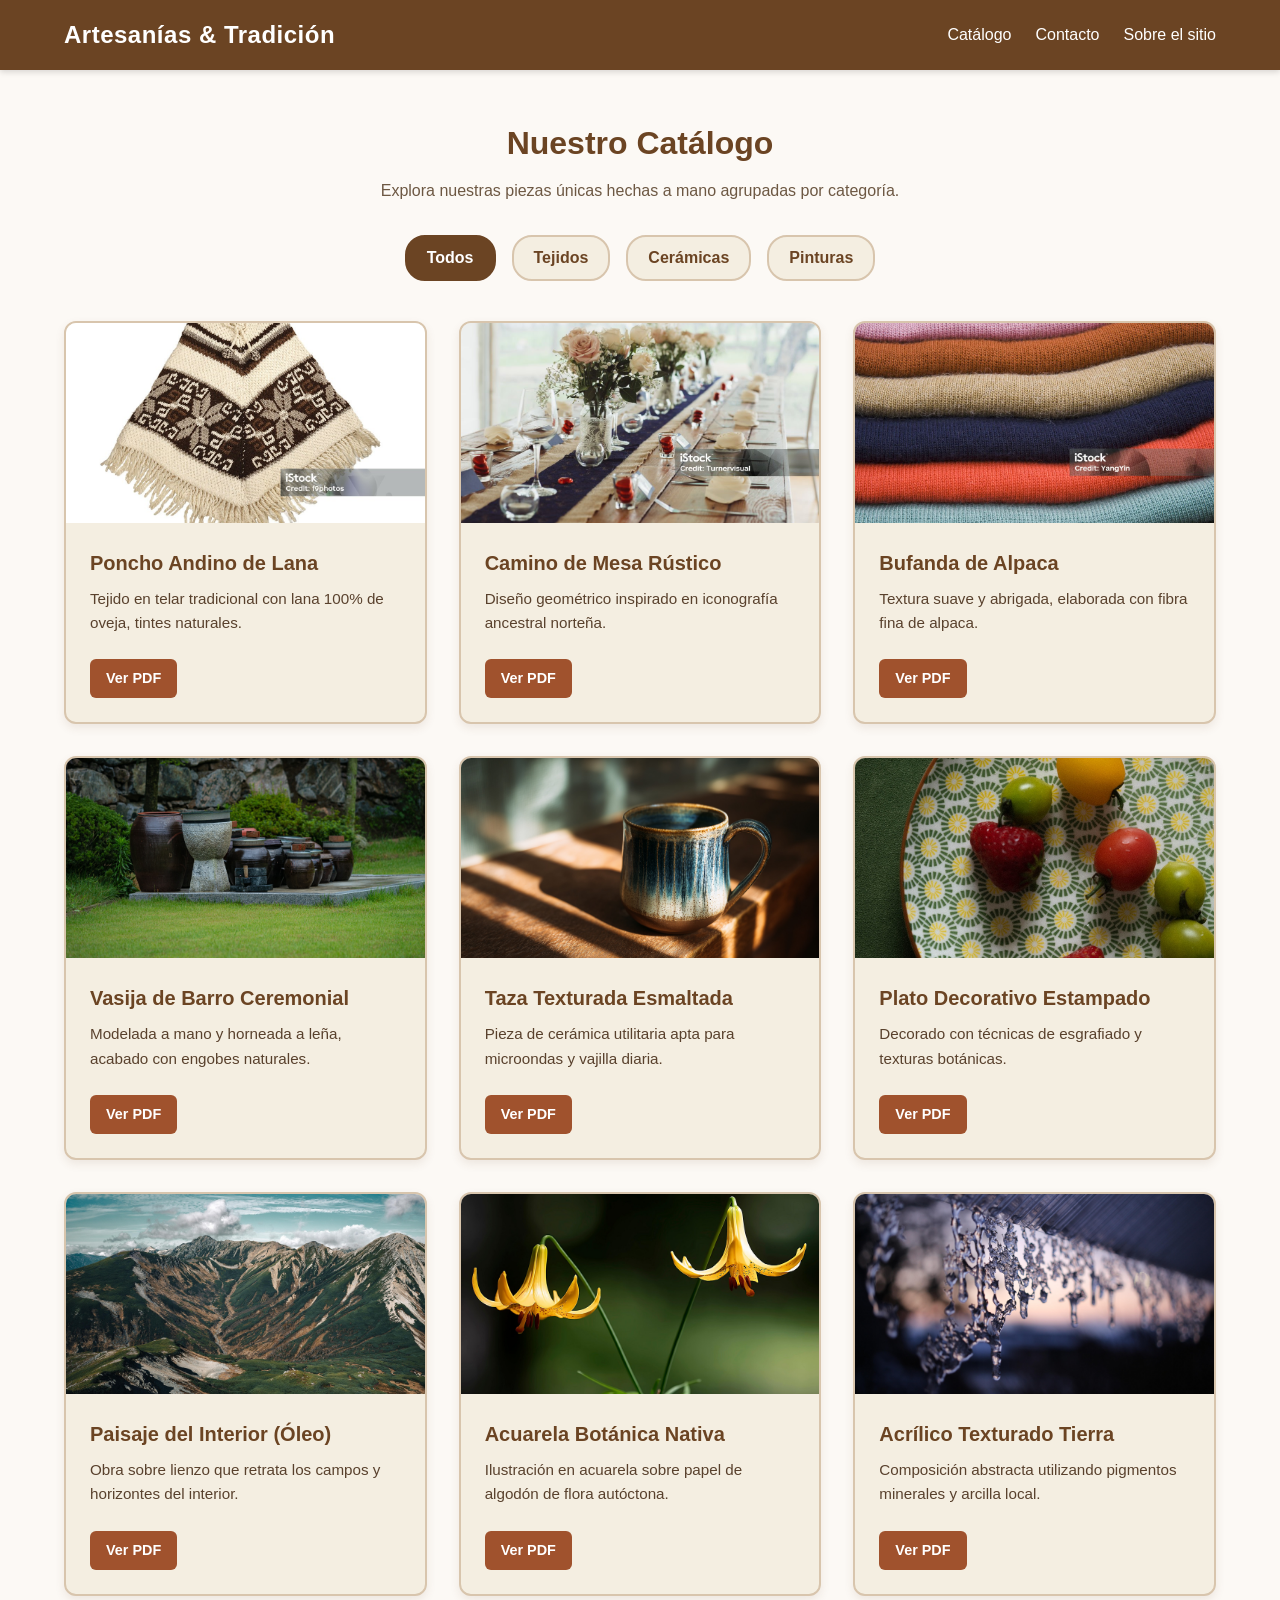
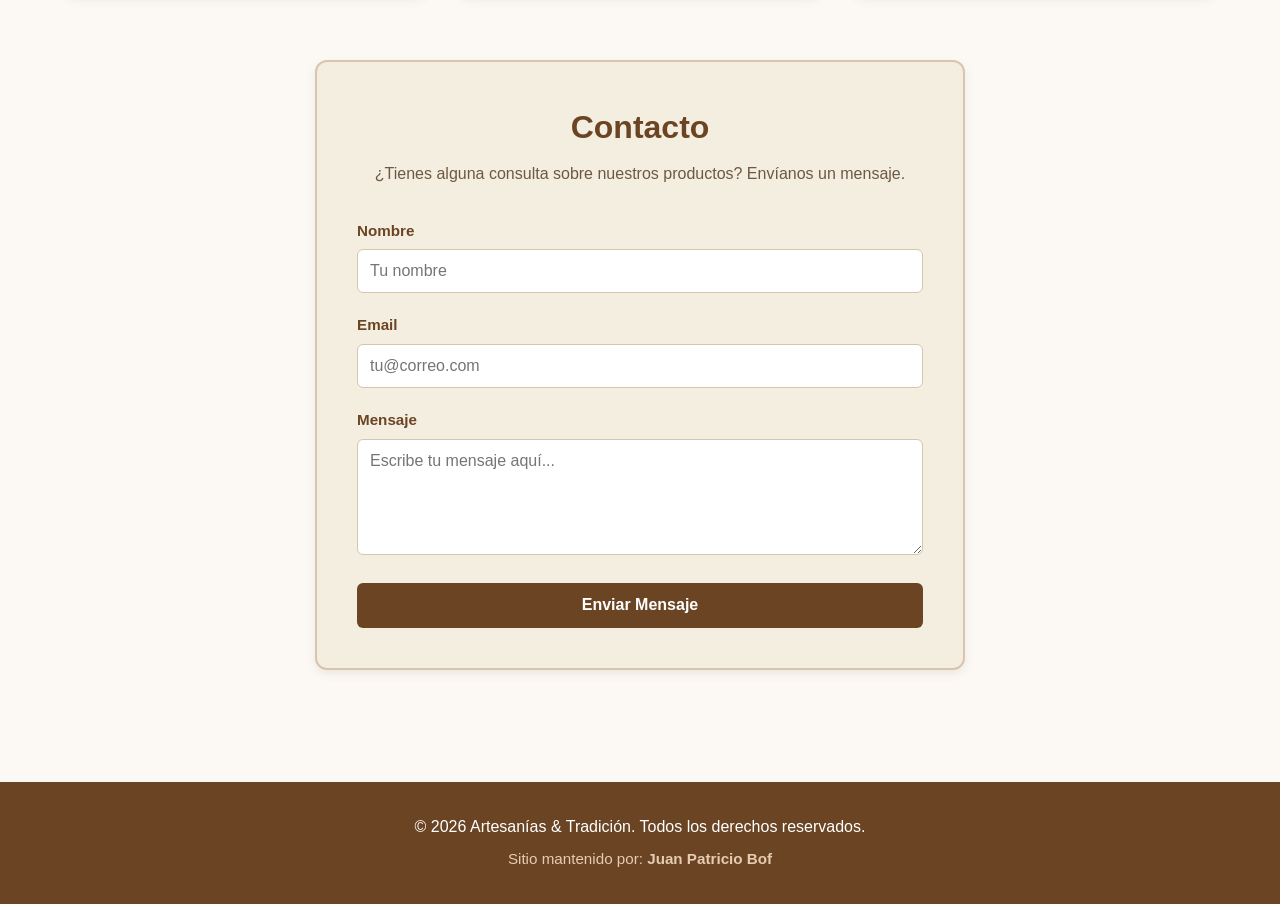
<file: index.html>
<!DOCTYPE html>
<html lang="es">
<head>
    <meta charset="UTF-8">
    <meta name="viewport" content="width=device-width, initial-scale=1.0">
    <title>Artesanías del Sur - Catálogo y Contacto</title>
    <!-- Enlace al archivo de estilos externo obligatorio -->
    <link rel="stylesheet" href="estilos1.css">
</head>
<body>

    <!-- Barra de navegación -->
    <header class="site-header">
        <div class="container nav-container">
            <h1 class="logo">Artesanías & Tradición</h1>
            <nav class="navbar">
                <a href="#catalogo">Catálogo</a>
                <a href="#contacto">Contacto</a>
                <a href="#mantenimiento">Sobre el sitio</a>
            </nav>
        </div>
    </header>

    <main class="container main-content">

        <!-- Sección de Catálogo con Filtro por Radio Buttons (Pura CSS) -->
        <section id="catalogo" class="catalogo-section">
            <h2>Nuestro Catálogo</h2>
            <p class="section-subtitle">Explora nuestras piezas únicas hechas a mano agrupadas por categoría.</p>

            <!-- Radio buttons ocultos pero funcionales para el filtrado mediante selectores CSS -->
            <input type="radio" name="categoria" id="cat-todos" checked>
            <input type="radio" name="categoria" id="cat-tejidos">
            <input type="radio" name="categoria" id="cat-ceramicas">
            <input type="radio" name="categoria" id="cat-pinturas">

            <!-- Etiquetas de los radio buttons estilizadas como pestañas o botones de filtro -->
            <div class="filter-buttons">
                <label for="cat-todos" class="btn-filter">Todos</label>
                <label for="cat-tejidos" class="btn-filter">Tejidos</label>
                <label for="cat-ceramicas" class="btn-filter">Cerámicas</label>
                <label for="cat-pinturas" class="btn-filter">Pinturas</label>
            </div>

            <!-- Contenedor general de tarjetas -->
            <div class="cards-grid">

                <!-- ================= CATEGORÍA: TEJIDOS ================= -->
                <!-- Artículo 1 -->
                <article class="card" data-category="tejidos">
                    <div class="card-img-container">
                        <!-- Imagen: artículos/tejidos/articulo1.png -->
                        <!-- COMENTARIO: Reemplazar el src con la ruta real de la imagen -->
                        <img src="articulos/tejidos/articulo1.png" alt="Poncho artesanal de lana de oveja">
                    </div>
                    <div class="card-body">
                        <h3>Poncho Andino de Lana</h3>
                        <p>Tejido en telar tradicional con lana 100% de oveja, tintes naturales.</p>
                        <!-- Enlace al PDF: artículos/tejidos/articulo1.pdf -->
                        <a href="articulos/tejidos/articulo1.pdf" target="_blank" class="btn-info">Ver PDF</a>
                    </div>
                </article>

                <!-- Artículo 2 -->
                <article class="card" data-category="tejidos">
                    <div class="card-img-container">
                        <!-- Imagen: artículos/tejidos/articulo2.png -->
                        <!-- COMENTARIO: Reemplazar el src con la ruta real de la imagen -->
                        <img src="articulos/tejidos/articulo2.png" alt="Camino de mesa rústico">
                    </div>
                    <div class="card-body">
                        <h3>Camino de Mesa Rústico</h3>
                        <p>Diseño geométrico inspirado en iconografía ancestral norteña.</p>
                        <!-- Enlace al PDF: artículos/tejidos/articulo2.pdf -->
                        <a href="articulos/tejidos/articulo2.pdf" target="_blank" class="btn-info">Ver PDF</a>
                    </div>
                </article>

                <!-- Artículo 3 -->
                <article class="card" data-category="tejidos">
                    <div class="card-img-container">
                        <!-- Imagen: artículos/tejidos/articulo3.png -->
                        <!-- COMENTARIO: Reemplazar el src con la ruta real de la imagen -->
                        <img src="articulos/tejidos/articulo3.png" alt="Bufanda de alpaca tejida a mano">
                    </div>
                    <div class="card-body">
                        <h3>Bufanda de Alpaca</h3>
                        <p>Textura suave y abrigada, elaborada con fibra fina de alpaca.</p>
                        <!-- Enlace al PDF: artículos/tejidos/articulo3.pdf -->
                        <a href="articulos/tejidos/articulo3.pdf" target="_blank" class="btn-info">Ver PDF</a>
                    </div>
                </article>

                <!-- ================= CATEGORÍA: CERÁMICAS ================= -->
                <!-- Artículo 1 -->
                <article class="card" data-category="ceramicas">
                    <div class="card-img-container">
                        <!-- Imagen: artículos/cerámicas/articulo1.png -->
                        <!-- COMENTARIO: Reemplazar el src con la ruta real de la imagen -->
                        <img src="articulos/ceramicas/articulo1.png" alt="Vasija de cerámica modelada a mano">
                    </div>
                    <div class="card-body">
                        <h3>Vasija de Barro Ceremonial</h3>
                        <p>Modelada a mano y horneada a leña, acabado con engobes naturales.</p>
                        <!-- Enlace al PDF: artículos/cerámicas/articulo1.pdf -->
                        <a href="articulos/ceramicas/articulo1.pdf" target="_blank" class="btn-info">Ver PDF</a>
                    </div>
                </article>

                <!-- Artículo 2 -->
                <article class="card" data-category="ceramicas">
                    <div class="card-img-container">
                        <!-- Imagen: artículos/cerámicas/articulo2.png -->
                        <!-- COMENTARIO: Reemplazar el src con la ruta real de la imagen -->
                        <img src="articulos/ceramicas/articulo2.png" alt="Taza artesanal esmaltada">
                    </div>
                    <div class="card-body">
                        <h3>Taza Texturada Esmaltada</h3>
                        <p>Pieza de cerámica utilitaria apta para microondas y vajilla diaria.</p>
                        <!-- Enlace al PDF: artículos/cerámicas/articulo2.pdf -->
                        <a href="articulos/ceramicas/articulo2.pdf" target="_blank" class="btn-info">Ver PDF</a>
                    </div>
                </article>

                <!-- Artículo 3 -->
                <article class="card" data-category="ceramicas">
                    <div class="card-img-container">
                        <!-- Imagen: artículos/cerámicas/articulo3.png -->
                        <!-- COMENTARIO: Reemplazar el src con la ruta real de la imagen -->
                        <img src="articulos/ceramicas/articulo3.png" alt="Plato decorativo de cerámica">
                    </div>
                    <div class="card-body">
                        <h3>Plato Decorativo Estampado</h3>
                        <p>Decorado con técnicas de esgrafiado y texturas botánicas.</p>
                        <!-- Enlace al PDF: artículos/cerámicas/articulo3.pdf -->
                        <a href="articulos/ceramicas/articulo3.pdf" target="_blank" class="btn-info">Ver PDF</a>
                    </div>
                </article>

                <!-- ================= CATEGORÍA: PINTURAS ================= -->
                <!-- Artículo 1 -->
                <article class="card" data-category="pinturas">
                    <div class="card-img-container">
                        <!-- Imagen: artículos/pinturas/articulo1.png -->
                        <!-- COMENTARIO: Reemplazar el src con la ruta real de la imagen -->
                        <img src="articulos/pinturas/articulo1.png" alt="Óleo sobre lienzo paisaje rural">
                    </div>
                    <div class="card-body">
                        <h3>Paisaje del Interior (Óleo)</h3>
                        <p>Obra sobre lienzo que retrata los campos y horizontes del interior.</p>
                        <!-- Enlace al PDF: artículos/pinturas/articulo1.pdf -->
                        <a href="articulos/pinturas/articulo1.pdf" target="_blank" class="btn-info">Ver PDF</a>
                    </div>
                </article>

                <!-- Artículo 2 -->
                <article class="card" data-category="pinturas">
                    <div class="card-img-container">
                        <!-- Imagen: artículos/pinturas/articulo2.png -->
                        <!-- COMENTARIO: Reemplazar el src con la ruta real de la imagen -->
                        <img src="articulos/pinturas/articulo2.png" alt="Acuarela botánica">
                    </div>
                    <div class="card-body">
                        <h3>Acuarela Botánica Nativa</h3>
                        <p>Ilustración en acuarela sobre papel de algodón de flora autóctona.</p>
                        <!-- Enlace al PDF: artículos/pinturas/articulo2.pdf -->
                        <a href="articulos/pinturas/articulo2.pdf" target="_blank" class="btn-info">Ver PDF</a>
                    </div>
                </article>

                <!-- Artículo 3 -->
                <article class="card" data-category="pinturas">
                    <div class="card-img-container">
                        <!-- Imagen: artículos/pinturas/articulo3.png -->
                        <!-- COMENTARIO: Reemplazar el src con la ruta real de la imagen -->
                        <img src="articulos/pinturas/articulo3.png" alt="Acrílico abstracto texturado">
                    </div>
                    <div class="card-body">
                        <h3>Acrílico Texturado Tierra</h3>
                        <p>Composición abstracta utilizando pigmentos minerales y arcilla local.</p>
                        <!-- Enlace al PDF: artículos/pinturas/articulo3.pdf -->
                        <a href="articulos/pinturas/articulo3.pdf" target="_blank" class="btn-info">Ver PDF</a>
                    </div>
                </article>

            </div>
        </section>

        <!-- Sección de Contacto -->
        <section id="contacto" class="contacto-section">
            <h2>Contacto</h2>
            <p class="section-subtitle">¿Tienes alguna consulta sobre nuestros productos? Envíanos un mensaje.</p>
            
            <form class="contact-form">
                <div class="form-group">
                    <label for="nombre">Nombre</label>
                    <input type="text" id="nombre" name="nombre" required placeholder="Tu nombre">
                </div>
                
                <div class="form-group">
                    <label for="email">Email</label>
                    <input type="email" id="email" name="email" required placeholder="tu@correo.com">
                </div>
                
                <div class="form-group">
                    <label for="mensaje">Mensaje</label>
                    <textarea id="mensaje" name="mensaje" rows="5" required placeholder="Escribe tu mensaje aquí..."></textarea>
                </div>
                
                <button type="submit" class="btn-submit">Enviar Mensaje</button>
            </form>
        </section>

    </main>

    <!-- Pie de página con información de mantenimiento -->
    <footer id="mantenimiento" class="site-footer">
        <div class="container footer-content">
            <p>&copy; 2026 Artesanías & Tradición. Todos los derechos reservados.</p>
            <p class="maintainer">Sitio mantenido por: <strong>Juan Patricio Bof</strong></p>
        </div>
    </footer>

</body>
</html>
</file>
<file: estilos1.css>
/* ==========================================
   VARIABLES Y ESTILOS GLOBALES (Paleta Cálida)
   ========================================== */
:root {
    --bg-main: #fcf9f5;          /* Fondo general marfil / beige muy suave */
    --card-bg: #f4eee1;          /* Fondo distintivo para las tarjetas */
    --card-border: #d8c5ad;      /* Borde visible cálido */
    --primary-color: #6b4423;    /* Marrón tierra principal */
    --secondary-color: #a0522d;  /* Siena tostada / acento */
    --text-color: #3d2c1e;       /* Marrón muy oscuro para lectura cómoda */
    --white: #ffffff;
    --transition-speed: 0.3s ease;
}

* {
    box-sizing: border-box;
    margin: 0;
    padding: 0;
}

html {
    scroll-behavior: smooth;
}

body {
    font-family: 'Segoe UI', Tahoma, Geneva, Verdana, sans-serif;
    background-color: var(--bg-main);
    color: var(--text-color);
    line-height: 1.6;
}

.container {
    width: 90%;
    max-width: 1200px;
    margin: 0 auto;
}

/* ==========================================
   BARRA DE NAVEGACIÓN
   ========================================== */
.site-header {
    background-color: var(--primary-color);
    color: var(--white);
    padding: 1rem 0;
    position: sticky;
    top: 0;
    z-index: 1000;
    box-shadow: 0 2px 6px rgba(0, 0, 0, 0.15);
}

.nav-container {
    display: flex;
    justify-content: space-between;
    align-items: center;
    flex-wrap: wrap;
    gap: 1rem;
}

.logo {
    font-size: 1.5rem;
    font-weight: 700;
    letter-spacing: 0.5px;
}

.navbar {
    display: flex;
    gap: 1.5rem;
}

.navbar a {
    color: var(--white);
    text-decoration: none;
    font-weight: 500;
    transition: color var(--transition-speed);
}

.navbar a:hover {
    color: #e6ccb2;
}

/* ==========================================
   ESTRUCTURA PRINCIPAL Y TÍTULOS
   ========================================== */
.main-content {
    padding: 3rem 0;
}

section {
    margin-bottom: 4rem;
}

h2 {
    font-size: 2rem;
    color: var(--primary-color);
    text-align: center;
    margin-bottom: 0.5rem;
}

.section-subtitle {
    text-align: center;
    color: #6d5843;
    margin-bottom: 2rem;
}

/* ==========================================
   FILTRADO POR RADIO BUTTONS (CSS PURÓ)
   ========================================== */
/* Ocultar visualmente los radio buttons */
.catalogo-section input[type="radio"] {
    display: none;
}

/* Contenedor de botones de filtro */
.filter-buttons {
    display: flex;
    justify-content: center;
    gap: 1rem;
    margin-bottom: 2.5rem;
    flex-wrap: wrap;
}

/* Estilo de los botones/etiquetas de categoría */
.btn-filter {
    background-color: var(--card-bg);
    color: var(--primary-color);
    border: 2px solid var(--card-border);
    padding: 0.5rem 1.25rem;
    border-radius: 20px;
    cursor: pointer;
    font-weight: 600;
    transition: all var(--transition-speed);
}

.btn-filter:hover {
    background-color: var(--card-border);
}

/* ESTADOS ACTIVOS DE LOS FILTROS SEGÚN EL RADIO SELECCIONADO */
#cat-todos:checked ~ .filter-buttons label[for="cat-todos"],
#cat-tejidos:checked ~ .filter-buttons label[for="cat-tejidos"],
#cat-ceramicas:checked ~ .filter-buttons label[for="cat-ceramicas"],
#cat-pinturas:checked ~ .filter-buttons label[for="cat-pinturas"] {
    background-color: var(--primary-color);
    color: var(--white);
    border-color: var(--primary-color);
}

/* Ocultar todas las tarjetas por defecto cuando hay un filtro específico activo */
#cat-tejidos:checked ~ .cards-grid .card:not([data-category="tejidos"]),
#cat-ceramicas:checked ~ .cards-grid .card:not([data-category="ceramicas"]),
#cat-pinturas:checked ~ .cards-grid .card:not([data-category="pinturas"]) {
    display: none;
}

/* ==========================================
   TARJETAS DE ARTÍCULOS (CARDS) - FLEXBOX / GRID
   ========================================== */
.cards-grid {
    display: grid;
    grid-template-columns: repeat(auto-fit, minmax(280px, 1fr));
    gap: 2rem;
}

.card {
    background-color: var(--card-bg);         /* Fondo distinto especificado */
    border: 2px solid var(--card-border);     /* Borde visible especificado */
    border-radius: 12px;                      /* Esquinas redondeadas */
    box-shadow: 0 4px 10px rgba(107, 68, 35, 0.1); /* Sombra suave */
    overflow: hidden;
    display: flex;
    flex-direction: column;
    transition: transform var(--transition-speed), box-shadow var(--transition-speed);
}

.card:hover {
    transform: translateY(-5px);
    box-shadow: 0 8px 18px rgba(107, 68, 35, 0.18);
}

.card-img-container {
    width: 100%;
    height: 200px;
    background-color: #e8dcc4;
    overflow: hidden;
    display: flex;
    align-items: center;
    justify-content: center;
}

.card-img-container img {
    width: 100%;
    height: 100%;
    object-fit: cover;
    transition: transform var(--transition-speed);
}

.card:hover .card-img-container img {
    transform: scale(1.05);
}

.card-body {
    padding: 1.5rem;
    display: flex;
    flex-direction: column;
    flex-grow: 1;
}

.card-body h3 {
    font-size: 1.25rem;
    color: var(--primary-color);
    margin-bottom: 0.5rem;
}

.card-body p {
    font-size: 0.95rem;
    color: #59412d;
    margin-bottom: 1.5rem;
    flex-grow: 1;
}

.btn-info {
    align-self: flex-start;
    background-color: var(--secondary-color);
    color: var(--white);
    padding: 0.5rem 1rem;
    border-radius: 6px;
    text-decoration: none;
    font-size: 0.9rem;
    font-weight: 600;
    transition: background-color var(--transition-speed);
}

.btn-info:hover {
    background-color: var(--primary-color);
}

/* ==========================================
   FORMULARIO DE CONTACTO
   ========================================== */
.contacto-section {
    max-width: 650px;
    margin: 0 auto;
    background-color: var(--card-bg);
    border: 2px solid var(--card-border);
    padding: 2.5rem;
    border-radius: 12px;
    box-shadow: 0 4px 10px rgba(107, 68, 35, 0.1);
}

.contact-form {
    display: flex;
    flex-direction: column;
    gap: 1.25rem;
}

.form-group {
    display: flex;
    flex-direction: column;
    gap: 0.4rem;
}

.form-group label {
    font-weight: 600;
    color: var(--primary-color);
    font-size: 0.95rem;
}

.form-group input,
.form-group textarea {
    padding: 0.75rem;
    border: 1px solid var(--card-border);
    border-radius: 6px;
    background-color: var(--white);
    color: var(--text-color);
    font-family: inherit;
    font-size: 1rem;
    transition: border-color var(--transition-speed);
}

.form-group input:focus,
.form-group textarea:focus {
    outline: none;
    border-color: var(--secondary-color);
}

.btn-submit {
    background-color: var(--primary-color);
    color: var(--white);
    border: none;
    padding: 0.85rem;
    border-radius: 6px;
    font-size: 1rem;
    font-weight: 600;
    cursor: pointer;
    transition: background-color var(--transition-speed);
    margin-top: 0.5rem;
}

.btn-submit:hover {
    background-color: var(--secondary-color);
}

/* ==========================================
   FOOTER
   ========================================== */
.site-footer {
    background-color: var(--primary-color);
    color: var(--white);
    text-align: center;
    padding: 2rem 0;
    margin-top: 4rem;
}

.footer-content {
    display: flex;
    flex-direction: column;
    gap: 0.5rem;
    align-items: center;
}

.maintainer {
    font-size: 0.95rem;
    color: #e6ccb2;
}

/* ==========================================
   MEDIA QUERIES (RESPONSIVE DESIGN)
   ========================================== */
@media (max-width: 768px) {
    .nav-container {
        flex-direction: column;
        text-align: center;
    }

    .navbar {
        gap: 1rem;
    }

    h2 {
        font-size: 1.75rem;
    }

    .contacto-section {
        padding: 1.5rem;
    }
}

@media (max-width: 480px) {
    .cards-grid {
        grid-template-columns: 1fr;
    }

    .filter-buttons {
        flex-direction: column;
        align-stretch;
    }

    .btn-filter {
        text-align: center;
    }
}
</file>
